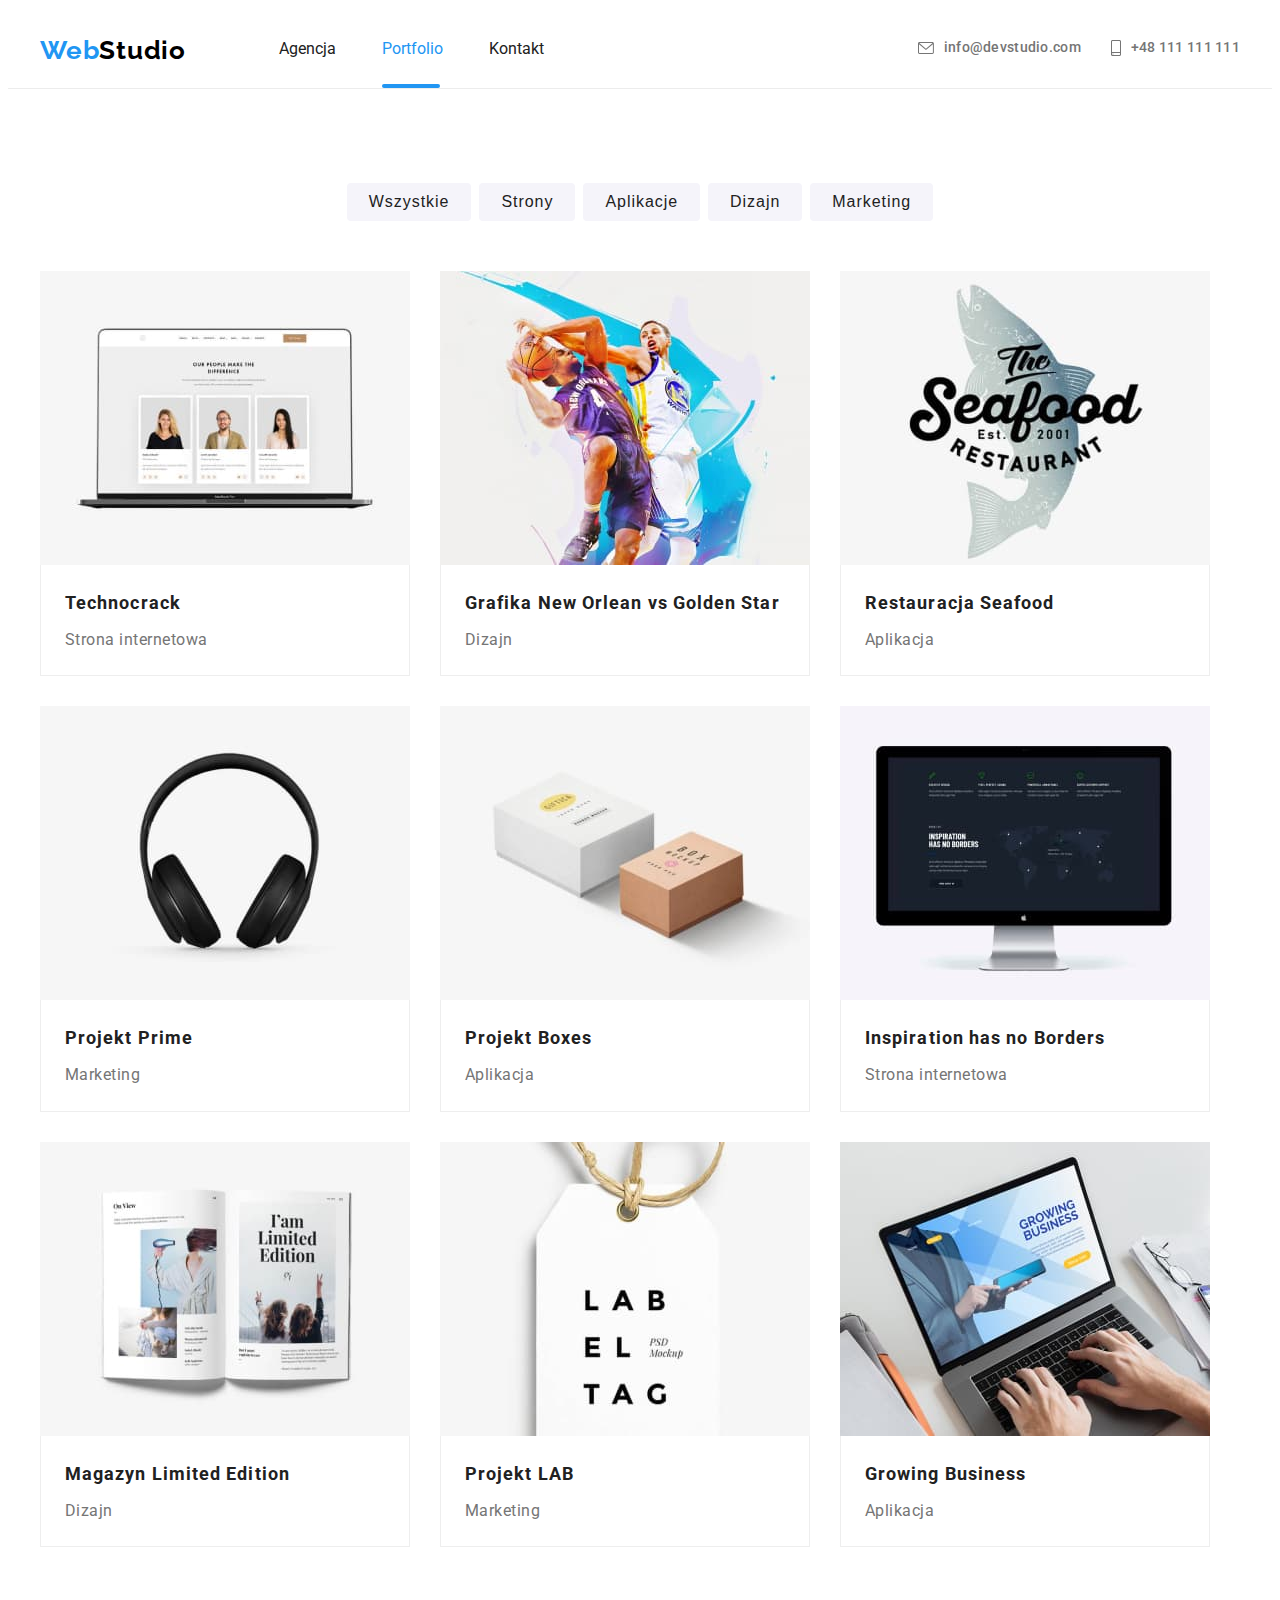
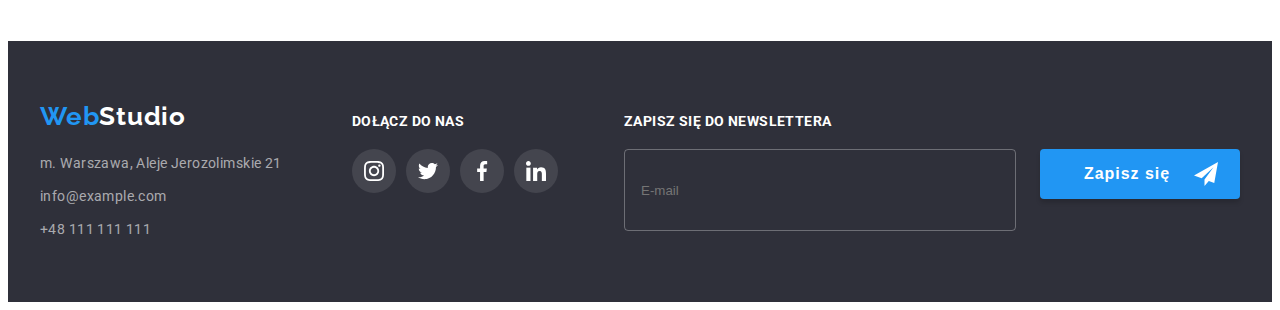
<file: portfolio.html>
<!DOCTYPE html>
<html lang="pl">
  <head>
    <meta charset="UTF-8" />
    <meta http-equiv="X-UA-Compatible" content="IE=edge" />
    <meta name="viewport" content="width=device-width, initial-scale=1.0" />
    <title>Portfolio</title>

    <link rel="preconnect" href="https://fonts.googleapis.com" />

    <link rel="preconnect" href="https://fonts.gstatic.com" crossorigin />
    <link
      href="https://fonts.googleapis.com/css2?family=Raleway:wght@700&family=Roboto:wght@400;500;700;900&display=swap"
      rel="stylesheet"
    />
    <link
      rel="stylesheet"
      href="https://cdnjs.cloudflare.com/ajax/libs/modern-normalize/1.1.0/modern-normalize.min.css"
      integrity="sha512-wpPYUAdjBVSE4KJnH1VR1HeZfpl1ub8YT/NKx4PuQ5NmX2tKuGu6U/JRp5y+Y8XG2tV+wKQpNHVUX03MfMFn9Q=="
      crossorigin="anonymous"
      referrerpolicy="no-referrer"
    />

    <link rel="stylesheet" href="./css/styles.css" />
  </head>
  <body>
    <!--HEADER-->
    <header class="header-border">
      <div class="container header-container">
        <a class="logo" href="./index.html">
          <span class="logo-color">Web</span><span>Studio</span></a
        >

        <nav class="header-contact">
          <ul class="menu-list">
            <li class="menu-item">
              <a class="menu-link" href="./index.html">Agencja</a>
            </li>
            <li>
              <a class="menu-link" href="./portfolio.html"
                ><span class="menu-active">Portfolio</span></a
              >
            </li>
            <li><a class="menu-link" href="#">Kontakt</a></li>
          </ul>
        </nav>

        <ul class="contact-list">
          <li>
            <a class="contact-item" href="mailto:info@devstudio.com">
              <svg class="icon-contact" width="16" height="12">
                <use href="./images/icons.svg#icon-envelope"></use>
              </svg>
              info@devstudio.com
            </a>
          </li>

          <li class="contact-list">
            <a class="contact-item" href="tel:+48 111 111 111">
              <svg class="icon-contact" width="10" height="16">
                <use href="./images/icons.svg#icon-smartphone"></use>
              </svg>
              +48 111 111 111</a
            >
          </li>
        </ul>
      </div>
    </header>

    <main>
      <section class="section section">
        <div class="container">
          <ul class="portfolio-buttons">
            <li>
              <button class="container-button" type="button">Wszystkie</button>
            </li>
            <li>
              <button class="container-button" type="button">Strony</button>
            </li>
            <li>
              <button class="container-button" type="button">Aplikacje</button>
            </li>
            <li>
              <button class="container-button" type="button">Dizajn</button>
            </li>
            <li>
              <button class="container-button" type="button">Marketing</button>
            </li>
          </ul>
        </div>

        <!--OFFER-->

        <div class="container">
          <ul class="photo-list">
            <li class="project-photo">
              <div class="overlay-container">
                <img
                  class="photo-item"
                  src="./images/img7.jpg"
                  width="370"
                  height="294"
                  alt="Technocrack - foto"
                />
                <div class="overlay">
                  <p>
                    Technocrack jest popularną platformą wykorzystywaną do
                    rozpowszechniania koronawirusa. Firmy wykorzystują tę
                    platformę do celów szpiegowskich i ataków na
                    niezabezpieczone serwery konkurencji
                  </p>
                </div>
              </div>
              <div class="photo-border">
                <h3 class="photo-header">Technocrack</h3>
                <p class="photo-text">Strona internetowa</p>
              </div>
            </li>
            <li class="project-photo">
              <div class="overlay-container">
                <img
                  class="photo-item"
                  src="./images/img8.jpg"
                  width="370"
                  height="294"
                  alt="Grafika New Orlean vs Golden Star - foto"
                />
                <div class="overlay">
                  <p>
                    Technocrack jest popularną platformą wykorzystywaną do
                    rozpowszechniania koronawirusa. Firmy wykorzystują tę
                    platformę do celów szpiegowskich i ataków na
                    niezabezpieczone serwery konkurencji
                  </p>
                </div>
              </div>
              <div class="photo-border">
                <h3 class="photo-header">Grafika New Orlean vs Golden Star</h3>
                <p class="photo-text">Dizajn</p>
              </div>
            </li>
            <li class="project-photo">
              <div class="overlay-container">
                <img
                  class="photo-item"
                  src="./images/img9.jpg"
                  width="370"
                  height="294"
                  alt="Restauracja Seafood - foto"
                />
                <div class="overlay">
                  <p>
                    Technocrack jest popularną platformą wykorzystywaną do
                    rozpowszechniania koronawirusa. Firmy wykorzystują tę
                    platformę do celów szpiegowskich i ataków na
                    niezabezpieczone serwery konkurencji
                  </p>
                </div>
              </div>
              <div class="photo-border">
                <h3 class="photo-header">Restauracja Seafood</h3>
                <p class="photo-text">Aplikacja</p>
              </div>
            </li>

            <li class="project-photo">
              <div class="overlay-container">
                <img
                  class="photo-item"
                  src="./images/img10.jpg"
                  width="370"
                  height="294"
                  alt="Projekt Prime-foto"
                />
                <div class="overlay">
                  <p>
                    Technocrack jest popularną platformą wykorzystywaną do
                    rozpowszechniania koronawirusa. Firmy wykorzystują tę
                    platformę do celów szpiegowskich i ataków na
                    niezabezpieczone serwery konkurencji
                  </p>
                </div>
              </div>
              <div class="photo-border">
                <h3 class="photo-header">Projekt Prime</h3>
                <p class="photo-text">Marketing</p>
              </div>
            </li>

            <li class="project-photo">
              <div class="overlay-container">
                <img
                  class="photo-item"
                  src="./images/img11.jpg"
                  width="370"
                  height="294"
                  alt="Projekt Boxes - foto"
                />
                <div class="overlay">
                  <p>
                    Technocrack jest popularną platformą wykorzystywaną do
                    rozpowszechniania koronawirusa. Firmy wykorzystują tę
                    platformę do celów szpiegowskich i ataków na
                    niezabezpieczone serwery konkurencji
                  </p>
                </div>
              </div>
              <div class="photo-border">
                <h3 class="photo-header">Projekt Boxes</h3>
                <p class="photo-text">Aplikacja</p>
              </div>
            </li>

            <li class="project-photo">
              <div class="overlay-container">
                <img
                  class="photo-item"
                  src="./images/img12.jpg"
                  width="370"
                  height="294"
                  alt="Inspiration has no Borders - foto"
                />
                <div class="overlay">
                  <p>
                    Technocrack jest popularną platformą wykorzystywaną do
                    rozpowszechniania koronawirusa. Firmy wykorzystują tę
                    platformę do celów szpiegowskich i ataków na
                    niezabezpieczone serwery konkurencji
                  </p>
                </div>
              </div>
              <div class="photo-border">
                <h3 class="photo-header">Inspiration has no Borders</h3>
                <p class="photo-text">Strona internetowa</p>
              </div>
            </li>

            <li class="project-photo">
              <div class="overlay-container">
                <img
                  class="photo-item"
                  src="./images/img13.jpg"
                  width="370"
                  height="294"
                  alt="Magazyn Limited Edition - foto"
                />
                <div class="overlay">
                  <p>
                    Technocrack jest popularną platformą wykorzystywaną do
                    rozpowszechniania koronawirusa. Firmy wykorzystują tę
                    platformę do celów szpiegowskich i ataków na
                    niezabezpieczone serwery konkurencji
                  </p>
                </div>
              </div>
              <div class="photo-border">
                <h3 class="photo-header">Magazyn Limited Edition</h3>
                <p class="photo-text">Dizajn</p>
              </div>
            </li>

            <li class="project-photo">
              <div class="overlay-container">
                <img
                  class="photo-item"
                  src="./images/img14.jpg"
                  width="370"
                  height="294"
                  alt="Projekt LAB - foto"
                />
                <div class="overlay">
                  <p>
                    Technocrack jest popularną platformą wykorzystywaną do
                    rozpowszechniania koronawirusa. Firmy wykorzystują tę
                    platformę do celów szpiegowskich i ataków na
                    niezabezpieczone serwery konkurencji
                  </p>
                </div>
              </div>
              <div class="photo-border">
                <h3 class="photo-header">Projekt LAB</h3>
                <p class="photo-text">Marketing</p>
              </div>
            </li>

            <li class="project-photo">
              <div class="overlay-container">
                <img
                  class="photo-item"
                  src="./images/img15.jpg"
                  width="370"
                  height="294"
                  alt="Growing Business-foto"
                />
                <div class="overlay">
                  <p>
                    Technocrack jest popularną platformą wykorzystywaną do
                    rozpowszechniania koronawirusa. Firmy wykorzystują tę
                    platformę do celów szpiegowskich i ataków na
                    niezabezpieczone serwery konkurencji
                  </p>
                </div>
              </div>
              <div class="photo-border">
                <h3 class="photo-header">Growing Business</h3>
                <p class="photo-text">Aplikacja</p>
              </div>
            </li>
          </ul>
        </div>
      </section>
    </main>
    <!--FOOTER-->
    <footer class="footer">
      <div class="container footer-container">
        <div class="footer-box">
          <p>
            <a class="logo" href="./index.html">
              <span class="first-logo">Web</span
              ><span class="second-logo">Studio</span></a
            >
          </p>
          <!--ADDRESS-->
          <address class="address-item">
            <ul class="address-list">
              <li>
                <a
                  class="address-link"
                  href="https://goo.gl/maps/rMT2Ymf6yajYnDqk7"
                  rel="noopener noreferrer nofollow"
                >
                  m. Warszawa, Aleje Jerozolimskie 21</a
                >
              </li>
              <li>
                <a class="address-link" href="mailto:info@example.com"
                  >info@example.com</a
                >
              </li>
              <li>
                <a class="address-link" href="tel:+48111111111"
                  >+48 111 111 111</a
                >
              </li>
            </ul>
          </address>
        </div>

        <div class="footer-header">
          <h3 class="footer-header-top">dołącz do nas</h3>
          <div class="footer-list">
            <a href="#" class="footer-link-icons">
              <svg width="20" height="20" class="footer-link">
                <use href="./images/icons.svg#icon-instagram"></use>
              </svg>
            </a>

            <a href="#" class="footer-link-icons">
              <svg width="20" height="20" class="footer-link">
                <use href="./images/icons.svg#icon-twitter"></use>
              </svg>
            </a>

            <a href="#" class="footer-link-icons">
              <svg width="20" height="20" class="footer-link">
                <use href="./images/icons.svg#icon-facebook"></use>
              </svg>
            </a>

            <a href="#" class="footer-link-icons">
              <svg width="20" height="20" class="footer-link">
                <use href="./images/icons.svg#icon-linkedin"></use>
              </svg>
            </a>
          </div>
        </div>

        <!--newsletter-->

        <div class="newsletter-container">
          <h3 class="footer-form-top">Zapisz się do newslettera</h3>
          <div class="footer-top">
            <form>
              <label>
                <input
                  class="footer-input"
                  type="email"
                  name="E-mail"
                  placeholder="E-mail "
                />
              </label>

              <button class="newsletter-btn" type="submit">
                Zapisz się

                <svg class="newsletter-icon" width="24" height="24">
                  <use href="./images/icon.svg#icon-send"></use>
                </svg>
              </button>
            </form>
          </div>
        </div>
      </div>
    </footer>

    <div class="backdrop is-hidden" data-modal>
      <div class="modal">
        <button type="button" class="close-btn" data-modal-close>X</button>
      </div>
    </div>

    <script src="./js/modal.js"></script>
  </body>
</html>
</file>
<file: css/styles.css>
:root {
  --page-primary-background-color: #e5e5e5;
  --page-secondary-background-color: #2f303a;
  --page-tertiary-background-color: #f5f4fa;
  --page-quarternary-background-color: #fff;
  --object-primary-background-color: #2196f3;
  --object-secondary-background-color: #ffffff;
  --border-color: #eeeeee;
  --text-primary-color: #212121;
  --text-secondary-color: #757575;
  --text-tertiary-color: #ffffff;
  --text-quaternary-color: #000000;
  --alpha-color: #ffffff99;
  --primary-box-shadow-color: #00000026;
  --secondary-box-shadow-color: #0000001f;
  --tertiary-box-shadow-color: #00000024;
  --quarternary-box-shadow-color: #00000033;
  --header-border-bottom-color: #ececec;
  --background-color-for-gradient: rgba(47, 48, 58, 0.4);
  --parrent-color: currentColor;
  --social-links-primary-icon-color: #afb1b8;
  --social-links-secondary-icon-color: #ffffff;
  --social-links-icon-hover-color: #ffffff;
  --social-links-primary-background-color: #2196f3;
  --image-title-background-color: rgba(47, 48, 58, 0.8);
  --overlay-background-color: #2196f3e5;
  --backdrop-background-color: #00000033;
}

h1,
h2,
h3,
h4,
h5,
h6,
p {
  margin: 0;
}

svg {
  display: block;
}

a {
  margin: 0;
  text-decoration: none;
}

ul {
  margin: 0;
  list-style: none;
  padding: 0;
}

li {
  list-style: none;
  padding: 0;
  margin: 0;
}
body {
  font-family: "Roboto", sans-serif;
  color: var(--text-primary-color);
}

/* CONTAINER */
.container {
  max-width: 1200px;
  padding: 0 15px;
  margin: 0 auto;
}
.section {
  padding-top: 94px;
  padding-bottom: 94px;
}

/* HEADER */

.header {
  background-color: var(--object-secondary-background-color);
  border-bottom: 1px solid var(--header-border-bottom-color);
  width: 100%;
}

.header-border {
  border-bottom: 1px solid var(--header-border-bottom-color);
}
.header-container {
  display: flex;
  height: 80px;
  align-items: center;
  position: relative;
}

/* SECTION LOGO */

.logo-color {
  color: var(--object-primary-background-color);
}

.logo {
  color: var(--text-quaternary-color);
  font-family: "Raleway", sans-serif;
  font-weight: 700;
  font-size: 26px;
  line-height: 1.19;
  letter-spacing: 0.03em;
  text-decoration: none;
  padding-top: 24px;
}

/* MENU */

.nav {
  display: flex;
  align-items: center;
}

.menu-list {
  list-style-type: none;
  display: flex;
  column-gap: 46px;
  padding-left: 0;
  --text-primary-color: #212121;
  margin-left: 93px;
}
.menu-item {
  text-decoration: none;
  color: var(--text-primary-color);
}

.menu-link {
  text-decoration: none;
  color: var(--text-primary-color);
  transition-property: color;
  transition-duration: 250ms;
  transition-timing-function: cubic-bezier(0.4, 0, 0.2, 1);
}

.menu-link:hover,
.menu-link:focus {
  color: var(--object-primary-background-color);
}

.menu-active {
  color: var(--object-primary-background-color);
}
.menu-active::after {
  background-color: var(--object-primary-background-color);
  content: "";
  display: block;
  position: absolute;
  bottom: 0;
  height: 4px;
  width: 58px;
  border-radius: 2px;
}
/* CONTACT */

.header-contact {
  display: flex;
  align-items: center;
  gap: 50px;
  justify-content: space-between;
}

.contact-list {
  color: var(--text-secondary-color);
  display: flex;
  font-size: 14px;
  line-height: 1.14;
  font-weight: 500;
  letter-spacing: 0.02em;
  text-decoration: none;
  gap: 30px;
  margin-left: auto;
}
.contact-item {
  color: var(--text-secondary-color);
  font-size: 14px;
  line-height: 1.14;
  font-weight: 500;
  letter-spacing: 0.02em;
  text-decoration: none;
  display: flex;
  column-gap: 10px;
  align-items: center;
  transition-property: color;
  transition-duration: 250ms;
  transition-timing-function: cubic-bezier(0.4, 0, 0.2, 1);
}

.icon-contact {
  fill: var(--parrent-color);
}

.contact-list a {
  color: var(--text-secondary-color);
  text-decoration: none;
}

.contact-list a:hover,
.contact-list a:focus {
  color: var(--object-primary-background-color);
}

.slogan-container {
  background-color: var(--page-secondary-background-color);
  background-image: url("../images/sloganimg.jpg"),
    linear-gradient(
      var(--background-color-for-gradient),
      var(--background-color-for-gradient)
    );
  display: flex;
  background-size: 1600px auto;
  background-repeat: no-repeat;
  background-position: center;
  padding-top: 200px;
  padding-bottom: 200px;
}

.slogan-title-container {
  color: var(--text-tertiary-color);
  font-weight: 900;
  text-transform: uppercase;
  font-size: 44px;
  font-weight: 900;
  line-height: 1.4;
  letter-spacing: 0.06em;
  text-align: center;
  margin: 0 auto;
  width: 696px;
}

.slogan-button-container {
  display: block;
  font-family: "Roboto";
  font-weight: 700;
  font-size: 16px;
  line-height: 1.9;
  align-items: center;
  text-align: center;
  letter-spacing: 0.06em;
  color: var(--object-secondary-background-color);
  background-color: var(--object-primary-background-color);
  box-shadow: 0px 4px 4px var(--primary-box-shadow-color);
  border-radius: 4px;
  border: none;
  padding: 10px 40px;
  cursor: pointer;
  margin-left: auto;
  margin-right: auto;
  margin-top: 30px;
}

/* ADVANTAGE */

.advantage {
  letter-spacing: 0.03em;
  font-size: 14px;
  width: 100%;
  background-color: var(--page-quarternary-background-color);
  padding-bottom: 0;
}

.advantage-icons-item {
  display: flex;
  justify-content: space-between;
  gap: 30px;
}

.advantage-icons {
  background-color: var(--page-tertiary-background-color);
  padding: 25px 100px;
  border-radius: 4px;
}

.advantage-list {
  display: flex;
  padding-left: 15px;
  padding-right: 15px;
  column-gap: 30px;
  margin-top: 30px;
  justify-content: space-between;
}

.advantage-title {
  text-transform: uppercase;
  margin-bottom: 10px;
  line-height: 1;
  letter-spacing: 0.03em;
  margin-top: 30px;
  color: var(--text-primary-color);
}

.advantage-text {
  color: var(--text-secondary-color);
  font-size: 14px;
  letter-spacing: 0.03em;
  text-align: left;
  line-height: 1.71;
  margin-top: 10px;
}

/* OFFER */

.offer-section {
  background-color: var(--page-quarternary-background-color);
}

.offer-header {
  color: var(--text-primary-color);
  background-color: var(--page-quarternary-background-color);
  font-weight: 700;
  font-size: 36px;
  line-height: 1.16;
  letter-spacing: 0.03em;
  text-align: center;
  margin-bottom: 50px;
}
.offer-list {
  list-style-type: none;
  display: flex;
  justify-content: space-between;
}

.offer-item {
  display: block;
}

.offer-image {
  display: block;
}

.image-with-text {
  position: relative;
}

.image-text {
  position: absolute;
  text-align: center;

  text-transform: uppercase;
  left: 0;
  right: 0;
  bottom: 0;
  font-weight: 700;
  font-size: 14px;
  line-height: 16px;
  letter-spacing: 0.03em;
  background-color: var(--image-title-background-color);
  color: var(--text-tertiary-color);
  padding: 27px 0;
}

.team-section {
  background-color: var(--page-tertiary-background-color);
  width: 100%;
}

.team-header {
  color: var(--text-primary-color);
  text-align: center;
  font-size: 36px;
  line-height: 1.16;
  letter-spacing: 0.03em;
  margin-bottom: 50px;
}

.team-list {
  display: flex;
  justify-content: space-between;
  width: 100%;
  margin-top: 50px;
}

.team-box-img {
  background-color: var(--object-secondary-background-color);
  box-shadow: 0px 2px 1px var(--quarternary-box-shadow-color),
    0px 1px 1px var(--tertiary-box-shadow-color),
    0px 1px 3px var(--secondary-box-shadow-color);
  border-radius: 0px 0px 4px 4px;
}

.team-box-item {
  display: block;
}
.team-fig-header {
  color: var(--text-primary-color);
  font-size: 16px;
  font-weight: 500;
  line-height: 1.2;
  text-align: center;
  letter-spacing: 0.03em;
  margin: 30px auto 10px;
}

.team-fig-text {
  color: var(--text-secondary-color);
  font-size: 16px;
  line-height: 1.2;
  text-align: center;
  letter-spacing: 0.03em;
  margin: 10px auto 16px;
}

.team-social-link {
  display: flex;
  justify-content: center;
  align-items: center;
  column-gap: 10px;
  padding-bottom: 30px;
}

.team-social {
  display: block;
  fill: var(--social-links-primary-icon-color);
  fill: var(--social-links-primary-icon-color);
  background-color: var(--object-secondary-background-color);
  transition-property: fill, background-color, border-radius;
  transition-duration: 250ms;
  transition-timing-function: cubic-bezier(0.4, 0, 0.2, 1);
  padding: 12px;
}

.team-social:hover,
.team-social:focus {
  fill: var(--social-links-icon-hover-color);
  background-color: #2196f3;
  border-radius: 50%;
}

.team-social-icon {
  display: block;
}

.our-customers {
  background-color: var(--page-quarternary-background-color);
}

.our-customers-top {
  color: var(--text-primary-color);
  background-color: var(--page-quarternary-background-color);
  font-size: 36px;
  line-height: 1.16;
  letter-spacing: 0.03em;
  text-align: center;
  margin-bottom: 50px;
}

.our-customers-item {
  display: flex;
  justify-content: center;
  align-items: center;
  column-gap: 30px;
}

.our-customers-list {
  fill: var(--social-links-primary-icon-color);
  background-color: var(--page-quarternary-background-color);
  border: 1px solid var(--social-links-primary-icon-color);
  border-radius: 4px;
  padding: 17.71px 32px 14.25px 32px;
  transition-property: fill;
  transition-duration: 250ms;
  transition-timing-function: cubic-bezier(0.4, 0, 0.2, 1);
}

.our-customers-list:hover,
.our-customers-list:focus {
  fill: var(--object-primary-background-color);
  border: 1px solid var(--object-primary-background-color);
  cursor: pointer;
}

/* FOOTER */

.footer {
  background-color: var(--page-secondary-background-color);
  text-decoration: none;
  padding-top: 60px;
  padding-bottom: 60px;
}

.footer-container {
  display: flex;
}

.footer-box {
  flex-direction: column;
  display: flex;
  margin-right: 70px;
}

.logo {
  color: var(--text-quaternary-color);
  font-family: "Raleway";
  font-weight: 700;
  font-size: 26px;
  text-decoration: none;
  line-height: 1.19;
  letter-spacing: 0.03em;
  margin-bottom: 20px;
}

.first-logo {
  color: var(--object-primary-background-color);
}

.second-logo {
  color: var(--text-tertiary-color);
}

.footer address {
  font-size: 14px;
  line-height: 1.7;
  letter-spacing: 0.03em;
  font-style: normal;
  display: flex;
  flex-direction: column;
  width: fit-content;
  color: var(--text-tertiary-color);
  gap: 9px;
}

.address-item .address-link {
  color: var(--alpha-color);
  font-size: 14px;
  line-height: 1.71;
  letter-spacing: 0.03em;
  text-decoration: none;
  font-style: normal;
  gap: 9px;
  transition-property: color;
  transition-duration: 250ms;
  transition-timing-function: cubic-bezier(0.4, 0, 0.2, 1);
}
.address-item .address-link:hover,
.address-item .address-link:focus {
  color: var(--text-tertiary-color);
}

.address-list {
  margin-top: 20px;

  display: flex;
  flex-direction: column;
  row-gap: 9px;
}

.address-link:hover,
.address-link:focus {
  color: var(--text-tertiary-color);
}

.footer-header {
  display: flex;
  flex-direction: column;
}

.footer-header-top {
  color: var(--text-tertiary-color);
  font-size: 14px;
  line-height: 16px;
  letter-spacing: 0.03em;
  text-transform: uppercase;
  padding-bottom: 20px;
  padding-top: 12px;
}

.footer-list {
  display: flex;
  justify-content: center;
  gap: 10px;
}

.footer-link {
  display: block;
}

.footer-link-icons {
  fill: var(--social-links-secondary-icon-color);
  background-color: rgba(255, 255, 255, 0.1);
  border-radius: 50%;
  padding: 12px;
  transition-property: fill, background-color;
  transition-duration: 250ms;
  transition-timing-function: cubic-bezier(0.4, 0, 0.2, 1);
}

.footer-link-icons:hover,
.footer-link-icons:focus {
  fill: var(--social-links-icon-hover-color);
  background-color: #2196f3;
  border-radius: 50%;
}

/*PORTFOLIO*/

.portfolio-buttons {
  display: flex;
  justify-content: center;
  column-gap: 8px;
  padding-left: 0;
  margin-bottom: 50px;
  transition-property: fill;
  transition-duration: 250ms;
  transition-timing-function: cubic-bezier(0.4, 0, 0.2, 1);
}

.container-button:hover,
.container-button:focus {
  background-color: var(--object-primary-background-color);
  color: var(--object-secondary-background-color);
  box-shadow: 0px 4px 4px var(--primary-box-shadow-color);
}

.container-button {
  background-color: var(--page-tertiary-background-color);
  color: var(--text-primary-color);
  border: 0;
  border-radius: 4px;
  font-weight: 500;
  font-size: 16px;
  line-height: 1.62;
  text-align: center;
  cursor: pointer;
  letter-spacing: 0.06em;
  padding: 6px 22px;
  transition-property: color, background-color, box-shadow;
  transition-duration: 250ms;
  transition-timing-function: cubic-bezier(0.4, 0, 0.2, 1);
}

/*OFFER*/
.photo-list {
  display: flex;
  flex-wrap: wrap;
  padding-left: 0;
  gap: 30px;
}

.project-photo:hover,
.project-photo:focus {
  box-shadow: 0px 1px 1px rgba(0, 0, 0, 0.12), 0px 4px 4px rgba(0, 0, 0, 0.06),
    1px 4px 6px rgba(0, 0, 0, 0.16);
  cursor: pointer;
  transform: translateY(0);
}

.overlay-container {
  position: relative;
  margin-left: auto;
  margin-right: auto;
  overflow: hidden;
  width: 370px;
  height: 294px;
}

.photo-item {
  display: block;
}
.overlay {
  position: absolute;
  top: 0px;
  left: 0;
  width: 100%;
  height: 100%;
  opacity: 0.9;
  background-color: var(--overlay-background-color);
  transition-property: transform;
  transform: translateY(101%);
  transition: transform 250ms;
  transition-timing-function: cubic-bezier(0.4, 0, 0.2, 1);
}

.overlay p {
  color: var(--text-tertiary-color);
  font-weight: 400;
  font-size: 18px;
  letter-spacing: 0.03em;
  line-height: 1.6;
  padding: 49px 45px 49px 24px;
}

.overlay-container:hover .overlay {
  transform: translateX(0);
}

.photo-border {
  border: solid 1px;
  border-color: var(--border-color);
  border-top: 0;
  padding: 20px 24px;
}
.photo-header {
  font-size: 18px;
  font-weight: 700;
  line-height: 2;
  letter-spacing: 0.06em;
  color: var(--main-text-color);
  margin-bottom: 4px;
}

.photo-text {
  color: var(--text-secondary-color);
  font-size: 16px;
  line-height: 1.9;
  letter-spacing: 0.03em;
}
/*newsletter*/

.newsletter-container {
  margin-left: auto;
}

.footer-form-top {
  display: flex;
  text-transform: uppercase;
  font-size: 14px;
  line-height: 16px;
  letter-spacing: 0.03em;
  color: var(--text-tertiary-color);
  padding-bottom: 20px;
  padding-top: 12px;
}

.footer-top {
  display: flex;
}

.footer-top label {
  padding-right: 12px;
}
.footer-input {
  background-color: inherit;
  color: rgba(255, 255, 255, 0.6);
  border: 1px solid rgba(255, 255, 255, 0.3);
  border-radius: 4px;
  height: 50px;
  width: 358px;
  padding: 15px 16px;
}

.newsletter-btn {
  display: flex;
  align-items: center;
  justify-content: center;
  text-align: center;
  width: 200px;
  height: 50px;
  color: var(--text-tertiary-color);
  background: var(--object-primary-background-color);
  box-shadow: 0px 4px 4px rgba(0, 0, 0, 0.15);
  border-radius: 4px;
  font-style: normal;
  font-weight: 700;
  font-size: 16px;
  line-height: 1.6;
  letter-spacing: 0.06em;
  border: none;
  cursor: pointer;
  margin-left: 12px;
  padding-left: 28px;
  transition-property: transform;
  transition-duration: 250ms;
  transition-timing-function: cubic-bezier(0.4, 0, 0.2, 1);
}

.newsletter-btn svg {
  fill: var(--parrent-color);
  margin-left: 24px;
}
form {
  display: flex;
}

/*MODAL WINDOW*/

.backdrop {
  position: fixed;
  visibility: visible;
  opacity: 1;
  left: 0;
  top: 0;
  width: 100%;
  height: 100%;
  background-color: var(--backdrop-background-color);
  transition-property: opacity, transform, visibility;
  transition-duration: 250ms;
  z-index: 100;
}

.modal {
  background-color: var(--page-quarternary-background-color);
  position: absolute;
  top: 50%;
  left: 50%;
  width: 528px;
  height: 581px;
  transform: translate(-50%, -50%);
  box-shadow: 0px 1px 3px rgba(0, 0, 0, 0.12), 0px 1px 1px rgba(0, 0, 0, 0.14),
    0px 2px 1px rgba(0, 0, 0, 0.2);
  border-radius: 4px;
}

.close-btn {
  position: absolute;
  top: 8px;
  right: 8px;
  width: 30px;
  height: 30px;
  border-radius: 50%;
  background-color: #fff;
  border: 1px solid rgba(0, 0, 0, 0.1);
  cursor: pointer;
  transition-property: transform;
  transition-duration: 250ms;
  transition-timing-function: cubic-bezier(0.4, 0, 0.2, 1);
}

.close-btn:hover {
  transform: scale(1.5);
}
.close-btn:active {
  transform: rotate(100deg);
}

.is-hidden {
  transform: rotate(100deg);
  visibility: hidden;
  pointer-events: none;
  opacity: 0;
}
/*modal*/

.modal-form-top {
  display: block;
  padding: 40px;
}

.modal-header {
  color: var(--text-primary-color);
  text-align: center;
  font-weight: 700;
  font-size: 20px;
  letter-spacing: 0.03em;
  line-height: 1.15;
  margin-bottom: 12px;
}

.form-label {
  display: block;
  position: relative;
  margin-bottom: 10px;
}

.form-label input {
  width: 448px;
  height: 40px;
  border: 1px solid rgba(33, 33, 33, 0.2);
  border-radius: 4px;
  margin-top: 4px;
  padding-left: 42px;
  outline: none;
  transition-property: border-color;
  transition-duration: 250ms;
  transition-timing-function: cubic-bezier(0.4, 0, 0.2, 1);
}
.form-label input:focus {
  border-color: var(--object-primary-background-color);
}

.form-label input:focus svg {
  fill: var(--object-primary-background-color);
}

.form-label svg {
  position: absolute;
  left: 15px;
  fill: var(--text-primary-color);
  transition-property: fill;
  transition-duration: 250ms;
  transition-timing-function: cubic-bezier(0.4, 0, 0.2, 1);
}

.form-label input:focus + .modal-text {
  fill: var(--object-primary-background-color);
}
.modal-label {
  color: var(--text-secondary-color);
  font-size: 12px;
  line-height: 1.17;
  letter-spacing: 0.01em;
  display: flex;
  flex-direction: column;
  margin-bottom: 10px;
  font-weight: 400;
  font-size: 12px;
  line-height: 14px;
  letter-spacing: 0.01em;
  color: var(--text-secondary-color);
}

.modal-text {
  fill: var(--text-primary-color);
  position: absolute;
  display: block;
  left: 15px;
  top: 55%;
}

.modal-icon input {
  border: 1px solid rgba(33, 33, 33, 0.2);
  border-radius: 4px;
  width: 448px;
  height: 40px;
  margin-top: 4px;
  padding-left: 42px;
  outline: none;
  transition-property: border-color;
  transition-duration: 250ms;
  transition-timing-function: cubic-bezier(0.4, 0, 0.2, 1);
}

.form-text {
  resize: none;
  width: 448px;
  border: 1px solid rgba(33, 33, 33, 0.2);
  border-radius: 4px;
  font-size: 12px;
  line-height: 14px;
  letter-spacing: 0.01em;
  outline: none;
  transition-property: border-color;
  transition-duration: 250ms;
  transition-timing-function: cubic-bezier(0.4, 0, 0.2, 1);
  margin-top: 4px;
  padding: 12px 16px;
}

.form-text:focus {
  border-color: var(--object-primary-background-color);
}
.form-text::placeholder {
  color: rgba(117, 117, 117, 0.5);
}
.form-text textarea:focus {
  border-color: var(--object-primary-background-color);
}

.modal-links {
  text-decoration: underline;
  color: var(--object-primary-background-color);
  transition-property: transform, font-weight;
  transition-duration: 250ms;
  transition-timing-function: cubic-bezier(0.4, 0, 0.2, 1);
}

.modal-links:hover,
.modal-links:focus {
  transform: scale(1.03);
  font-weight: 400;
}
.modal-checkbox {
  font-size: 14px;
  line-height: 24px;
  letter-spacing: 0.03em;
  color: var(--text-secondary-color);
  margin-left: 7px;
  position: relative;
  display: inline-block;
  cursor: pointer;
}

.checkbox-text {
  font-size: 14px;
  line-height: 1.46;
  letter-spacing: 0.03em;
  color: var(----text-secondary-color);
  margin-bottom: 28px;
}

.modal-check {
  position: absolute;
  top: 0;
  left: 0;
  width: 16px;
  height: 15px;
  visibility: hidden;
  border-radius: 2px;
  top: 0;
  margin-left: 15px;
}

.modal-box {
  position: absolute;
  border-radius: 2px;
  margin-left: 15px;
}

.modal-form-btn {
  color: var(--text-tertiary-color);
  background: var(--object-primary-background-color);
  box-shadow: 0px 4px 4px rgba(0, 0, 0, 0.15);
  width: 200px;
  height: 50px;
  border-radius: 4px;
  border: none;
  cursor: pointer;
  display: block;
  margin-left: auto;
  margin-right: auto;
  margin-top: 30px;
  letter-spacing: 0.06em;
  transition-property: transform;
  transition-duration: 250ms;
  transition-timing-function: cubic-bezier(0.4, 0, 0.2, 1);
}
</file>
